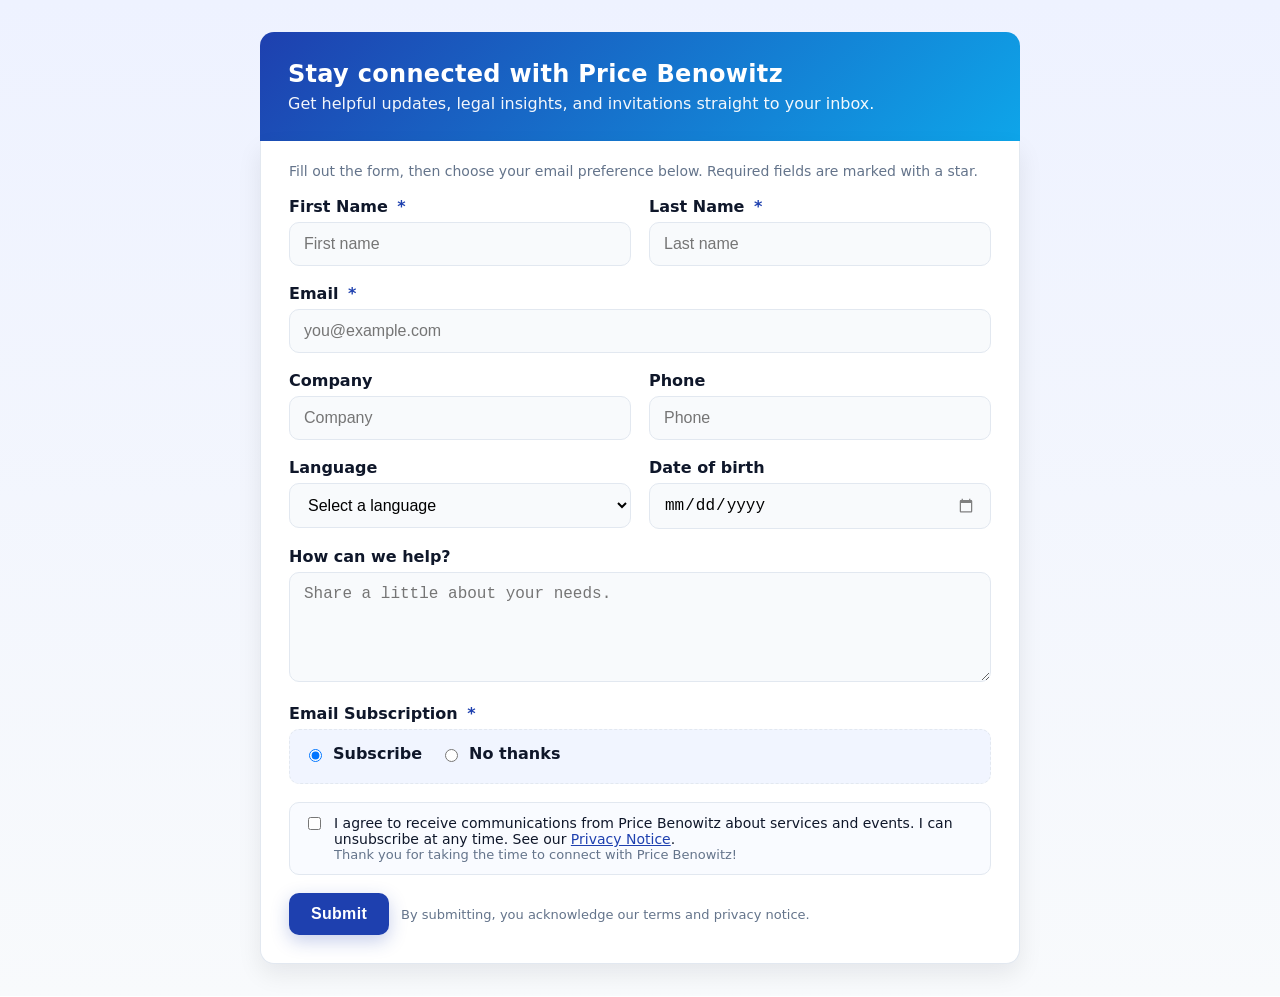
<file: index.html>
<!DOCTYPE html>
<html lang="en">
<head>
  <meta charset="UTF-8"/>
  <meta name="viewport" content="width=device-width, initial-scale=1"/>
  <title>Prospect Form</title>
  <link rel="stylesheet" href="style.css">
  <link rel="shortcut icon" href="logo.jpg" type="image/x-icon">
</head>
<body>
  <main class="shell" role="main" aria-labelledby="form-title">
    <section class="brand">
      <h1 id="form-title">Stay connected with Price Benowitz</h1>
      <p>Get helpful updates, legal insights, and invitations straight to your inbox.</p>
    </section>

    <section class="card" aria-describedby="helper-text">
      <p id="helper-text" class="helper">
        Fill out the form, then choose your email preference below. Required fields are marked with a star.
      </p>

      <!-- messages for client side validation -->
      <div id="form-error" class="notice error" role="alert" aria-live="polite"></div>
      <div id="form-success" class="notice success" role="status" aria-live="polite"></div>

      <form id="prospect-form" action="https://go.pricebenowitz.com/l/1095012/2025-08-14/7nrmt3" method="post" novalidate>
        <!-- Honeypot -->
        <div class="hp-wrap" aria-hidden="true">
          <label for="website">Do not fill this field</label>
          <input type="text" id="website" name="website"/>
        </div>

        <!-- First Name -->
        <div class="field">
          <label for="first-name">First Name <span class="required">*</span></label>
          <input type="text" id="first-name" name="first_name" placeholder="First name" autocomplete="given-name" required/>
          <p class="error-text" id="err-first-name">Please enter your first name.</p>
        </div>

        <!-- Last Name -->
        <div class="field">
          <label for="last-name">Last Name <span class="required">*</span></label>
          <input type="text" id="last-name" name="last_name" placeholder="Last name" autocomplete="family-name" required/>
          <p class="error-text" id="err-last-name">Please enter your last name.</p>
        </div>

        <!-- Email -->
        <div class="field full">
          <label for="email">Email <span class="required">*</span></label>
          <input type="email" id="email" name="email" placeholder="you@example.com" autocomplete="email" required/>
          <p class="error-text" id="err-email">Please enter a valid email address.</p>
        </div>

        <!-- Optional company and phone -->
        <div class="field">
          <label for="company">Company</label>
          <input type="text" id="company" name="company" placeholder="Company"/>
        </div>

        <div class="field">
          <label for="phone">Phone</label>
          <input type="tel" id="phone" name="phone" placeholder="Phone"/>
        </div>

         <!-- Optional DOB and language -->
        <div class="field">
          <label for="language">Language</label>
          <select id="language" name="language">
            <option value="">Select a language</option>
            <option>Espanish</option>
            <option>English</option>
            <option>Portuguese</option>
            <option>Other</option>
          </select>
        </div>

        <div class="field">
          <label for="dateOfBinthDay">Date of birth</label>
          <input type="date" id="dateOfBinthDay" name="dateOfBinthDay" placeholder="mm/dd/aaaa"/>
        </div>

        <!-- Message -->
        <div class="field full">
          <label for="message">How can we help?</label>
          <textarea id="message" name="message" placeholder="Share a little about your needs."></textarea>
        </div>

        <!-- Subscription preference mapped to our existing `Opt Out` field -->
        <div class="field full">
          <label>Email Subscription <span class="required">*</span></label>
          <div class="radio-row" role="radiogroup" aria-label="Email Subscription">
            <label class="radio-option">
              <input type="radio" name="unsubscribe" value="false" id="sub-yes" checked required/>
              <span>Subscribe</span>
            </label>
            <label class="radio-option">
              <input type="radio" name="unsubscribe" value="true" id="sub-no" required/>
              <span>No thanks</span>
            </label>
          </div>
          <p class="error-text" id="err-sub">Please choose your email preference.</p>
        </div>

        <!-- Consent -->
        <div class="field full">
          <label class="sr-only" for="consent">Consent to receive email</label>
          <div class="consent">
            <input type="checkbox" id="consent" required/>
            <div>
              I agree to receive communications from Price Benowitz about services and events. I can unsubscribe at any time. See our
              <a href="#" target="_blank" rel="noopener">Privacy Notice</a>.
              <div class="subcopy">Thank you for taking the time to connect with Price Benowitz!</div>
            </div>
          </div>
          <p class="error-text" id="err-consent">Please confirm consent to proceed.</p>
        </div>

        <!-- Helpful hidden fields you can map in Account Engagement -->
        <input type="hidden" name="source" value="Website Lead"/>
        <input type="hidden" name="campaign" value="General Newsletter"/>

        <div class="actions full">
          <button type="submit" aria-label="Submit form">Submit</button>
          <span class="subcopy">By submitting, you acknowledge our terms and privacy notice.</span>
        </div>
      </form>
    </section>
  </main>
  <script src="script.js"></script>
</body>
</html>
</file>
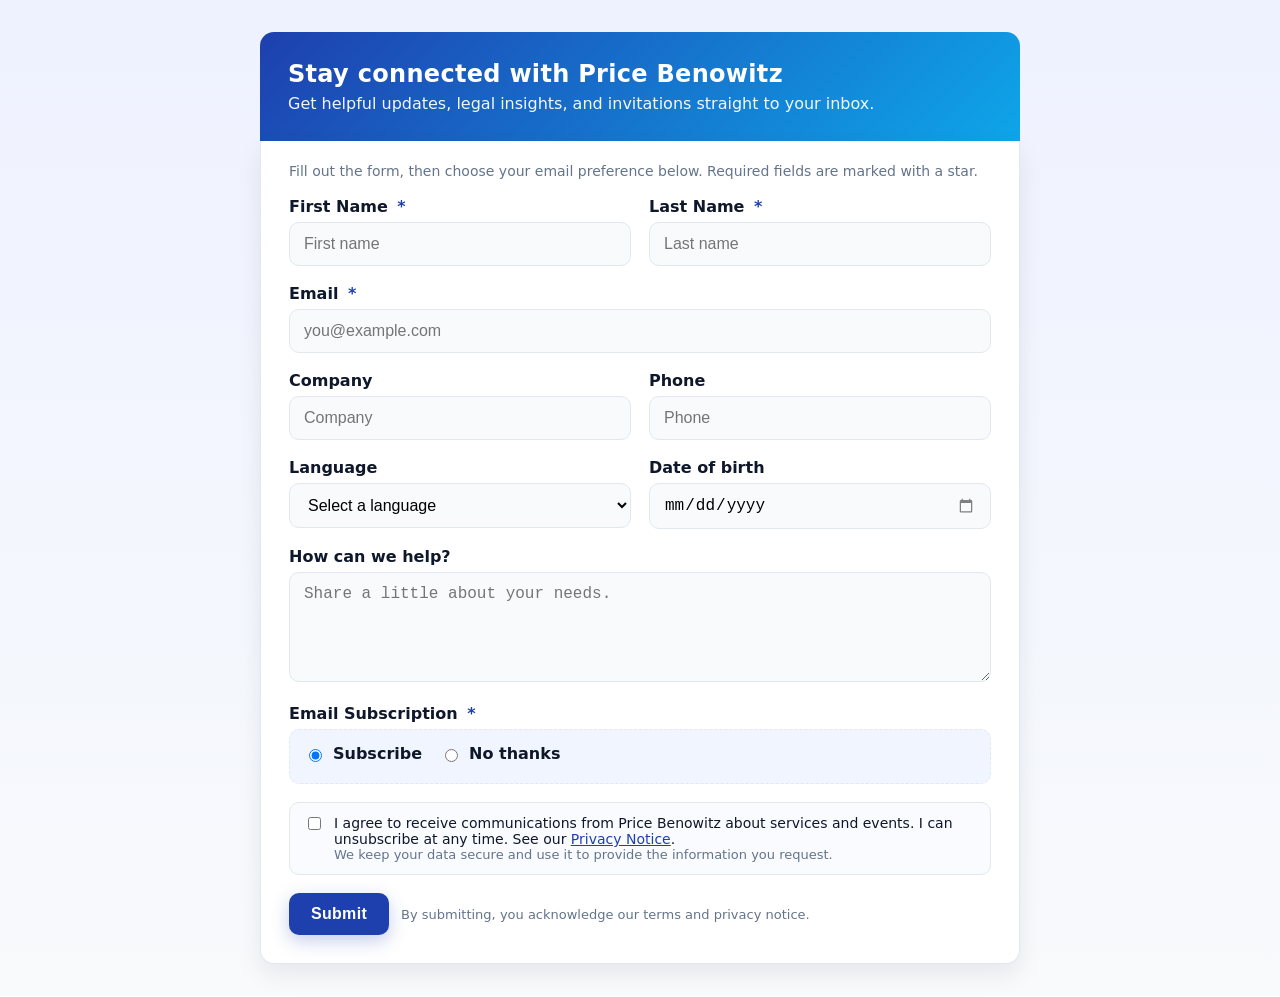
<file: form.html>
<!DOCTYPE html>
<html lang="en">
<head>
  <meta charset="UTF-8"/>
  <meta name="viewport" content="width=device-width, initial-scale=1"/>
  <title>Prospect Form</title>
  <link rel="stylesheet" href="style.css">
  <link rel="shortcut icon" href="logo.jpg" type="image/x-icon">
</head>
<body>
  <main class="shell" role="main" aria-labelledby="form-title">
    <section class="brand">
      <h1 id="form-title">Stay connected with Price Benowitz</h1>
      <p>Get helpful updates, legal insights, and invitations straight to your inbox.</p>
    </section>

    <section class="card" aria-describedby="helper-text">
      <p id="helper-text" class="helper">
        Fill out the form, then choose your email preference below. Required fields are marked with a star.
      </p>

      <!-- messages for client side validation -->
      <div id="form-error" class="notice error" role="alert" aria-live="polite"></div>
      <div id="form-success" class="notice success" role="status" aria-live="polite"></div>

      <form id="prospect-form" action="http://go.pricebenowitz.com/l/1095012/2025-08-14/7nrmt3" method="post" novalidate>
        <!-- Honeypot -->
        <div class="hp-wrap" aria-hidden="true">
          <label for="website">Do not fill this field</label>
          <input type="text" id="website" name="website"/>
        </div>

        <!-- First Name -->
        <div class="field">
          <label for="first-name">First Name <span class="required">*</span></label>
          <input type="text" id="first-name" name="first_name" placeholder="First name" autocomplete="given-name" required/>
          <p class="error-text" id="err-first-name">Please enter your first name.</p>
        </div>

        <!-- Last Name -->
        <div class="field">
          <label for="last-name">Last Name <span class="required">*</span></label>
          <input type="text" id="last-name" name="last_name" placeholder="Last name" autocomplete="family-name" required/>
          <p class="error-text" id="err-last-name">Please enter your last name.</p>
        </div>

        <!-- Email -->
        <div class="field full">
          <label for="email">Email <span class="required">*</span></label>
          <input type="email" id="email" name="email" placeholder="you@example.com" autocomplete="email" required/>
          <p class="error-text" id="err-email">Please enter a valid email address.</p>
        </div>

        <!-- Optional company and phone -->
        <div class="field">
          <label for="company">Company</label>
          <input type="text" id="company" name="company" placeholder="Company"/>
        </div>

        <div class="field">
          <label for="phone">Phone</label>
          <input type="tel" id="phone" name="phone" placeholder="Phone"/>
        </div>

         <!-- Optional DOB and language -->
        <div class="field">
          <label for="language">Language</label>
          <select id="language" name="language">
            <option value="">Select a language</option>
            <option>Espanish</option>
            <option>English</option>
            <option>Portuguese</option>
            <option>Other</option>
          </select>
        </div>

        <div class="field">
          <label for="dateOfBinthDay">Date of birth</label>
          <input type="date" id="dateOfBinthDay" name="dateOfBinthDay" placeholder="mm/dd/aaaa"/>
        </div>

        <!-- Message -->
        <div class="field full">
          <label for="message">How can we help?</label>
          <textarea id="message" name="message" placeholder="Share a little about your needs."></textarea>
        </div>

        <!-- Subscription preference mapped to your existing `unsubscribe` field -->
        <div class="field full">
          <label>Email Subscription <span class="required">*</span></label>
          <div class="radio-row" role="radiogroup" aria-label="Email Subscription">
            <label class="radio-option">
              <input type="radio" name="unsubscribe" value="false" id="sub-yes" checked required/>
              <span>Subscribe</span>
            </label>
            <label class="radio-option">
              <input type="radio" name="unsubscribe" value="true" id="sub-no" required/>
              <span>No thanks</span>
            </label>
          </div>
          <p class="error-text" id="err-sub">Please choose your email preference.</p>
        </div>

        <!-- Consent -->
        <div class="field full">
          <label class="sr-only" for="consent">Consent to receive email</label>
          <div class="consent">
            <input type="checkbox" id="consent" required/>
            <div>
              I agree to receive communications from Price Benowitz about services and events. I can unsubscribe at any time. See our
              <a href="#" target="_blank" rel="noopener">Privacy Notice</a>.
              <div class="subcopy">We keep your data secure and use it to provide the information you request.</div>
            </div>
          </div>
          <p class="error-text" id="err-consent">Please confirm consent to proceed.</p>
        </div>

        <!-- Helpful hidden fields you can map in Account Engagement -->
        <input type="hidden" name="source" value="Website Lead"/>
        <input type="hidden" name="campaign" value="General Newsletter"/>

        <div class="actions full">
          <button type="submit" aria-label="Submit form">Submit</button>
          <span class="subcopy">By submitting, you acknowledge our terms and privacy notice.</span>
        </div>
      </form>
    </section>
  </main>
  <script src="script.js"></script>
</body>
</html>
</file>
<file: style.css>
:root{
    --primary:#1e40af;      /* blue, main brand */
    --primary-600:#1b399b;
    --primary-700:#173081;
    --accent:#0ea5e9;       /* light blue accent */
    --bg:#f5f7fb;
    --card:#ffffff;
    --text:#0f172a;
    --muted:#64748b;
    --border:#e2e8f0;
    --error:#b91c1c;
    --success:#065f46;
    --radius:14px;
    --shadow:0 10px 25px rgba(2, 6, 23, 0.08);
}

*{box-sizing:border-box}

body{
    margin:0;
    font-family: ui-sans-serif, system-ui, -apple-system, "Segoe UI", Roboto, Arial, "Noto Sans", "Apple Color Emoji", "Segoe UI Emoji";
    background: linear-gradient(180deg, #eef2ff, #f8fafc);
    color:var(--text);
    display:flex;
    min-height:100vh;
    align-items:center;
    justify-content:center;
    padding:32px;
}

.shell{
    width:100%;
    max-width:760px;
}

.brand{
    background: linear-gradient(135deg, var(--primary), var(--accent));
    color:white;
    padding:28px 28px;
    border-top-left-radius: var(--radius);
    border-top-right-radius: var(--radius);
}

.brand h1{
    font-size:24px;
    margin:0 0 6px 0;
    letter-spacing:.3px;
    font-weight:800;
}
.brand p{
    margin:0;
    opacity:.95;
}

.card{
    background:var(--card);
    border:1px solid var(--border);
    border-top:none;
    border-bottom-left-radius: var(--radius);
    border-bottom-right-radius: var(--radius);
    box-shadow: var(--shadow);
    padding:28px;
}

.helper{
    margin:-6px 0 18px 0;
    color:var(--muted);
    font-size:14px;
}

form{
    display:grid;
    grid-template-columns: 1fr;
    gap:18px;
}

@media (min-width:720px){
    form{
    grid-template-columns: 1fr 1fr;
    }
    .full{
    grid-column:1 / -1;
    }
}

label{
    display:block;
    font-weight:700;
    margin-bottom:6px;
}

.required{
    color:var(--primary);
    margin-left:4px;
}

input[type="date"]:focus {
    border-color: var(--accent);
    box-shadow: 0 0 0 4px rgba(14,165,233,.12);
    background: #ffffff;
}

input[type="date"]::-webkit-calendar-picker-indicator {
    cursor: pointer;
    opacity: 0.7;
    filter: invert(0.3);
    transition: opacity 0.2s ease;
}

input[type="date"]::-webkit-calendar-picker-indicator:hover {
    opacity: 1;
}


input[type="text"],
input[type="email"],
input[type="tel"],
input[type="date"],
select,
textarea{
    width:100%;
    padding:12px 14px;
    border:1px solid var(--border);
    border-radius:10px;
    background:#f8fafc;
    outline:none;
    transition: border .15s ease, box-shadow .15s ease;
    font-size:16px;
}

textarea{
    min-height:110px; 
    resize:vertical
}

input:focus, select:focus, textarea:focus{
    border-color:var(--accent);
    box-shadow:0 0 0 4px rgba(14,165,233,.12);
    background:#ffffff;
}

.radio-row{
    display:flex;
    gap:18px;
    align-items:center;
    padding:14px;
    border:1px dashed var(--border);
    border-radius:10px;
    background:#f1f5ff;
}

.radio-option{
    display:flex;
    align-items:center;
    gap:8px;
    font-weight:600;
}

.consent{
    display:flex;
    gap:10px;
    align-items:flex-start;
    padding:12px 14px;
    border:1px solid var(--border);
    border-radius:10px;
    background:#f9fbff;
    font-size:14px;
}
.consent input{margin-top:2px}

.actions{
    display:flex;
    gap:12px;
    align-items:center;
}

button[type="submit"]{
    background-color:var(--primary);
    color:white;
    border:none;
    padding:12px 22px;
    border-radius:10px;
    font-weight:800;
    letter-spacing:.3px;
    cursor:pointer;
    font-size:16px;
    transition: transform .05s ease, background-color .15s ease;
    box-shadow: 0 6px 18px rgba(30,64,175,.25);
}
button[type="submit"]:hover{background:var(--primary-600)}
button[type="submit"]:active{transform: translateY(1px)}
.subcopy{
    font-size:13px;
    color:var(--muted);
}

.error-text{
    color:var(--error);
    font-size:13px;
    margin-top:6px;
    display:none;
}

.sr-only{
    position:absolute;
    width:1px;
    height:1px;
    padding:0;
    overflow:hidden;
    clip:rect(0 0 0 0);
    white-space:nowrap;
    border:0;
}

.notice{
    display:none;
    margin:0 0 8px 0;
    padding:12px 14px;
    border-radius:10px;
    font-weight:600;
}
.notice.error{
    background:#fee2e2;
    color:#7f1d1d;
    border:1px solid #fecaca;
}
.notice.success{
    background:#dcfce7;
    color:#14532d;
    border:1px solid #bbf7d0;
}

/* Honeypot keeps bots quiet */
.hp-wrap{
    position:absolute;
    left:-9999px;
    top:-9999px;
    height:0;
    width:0;
    overflow:hidden;
}

a{color:var(--primary)}
a:hover{text-decoration:none}
</file>
